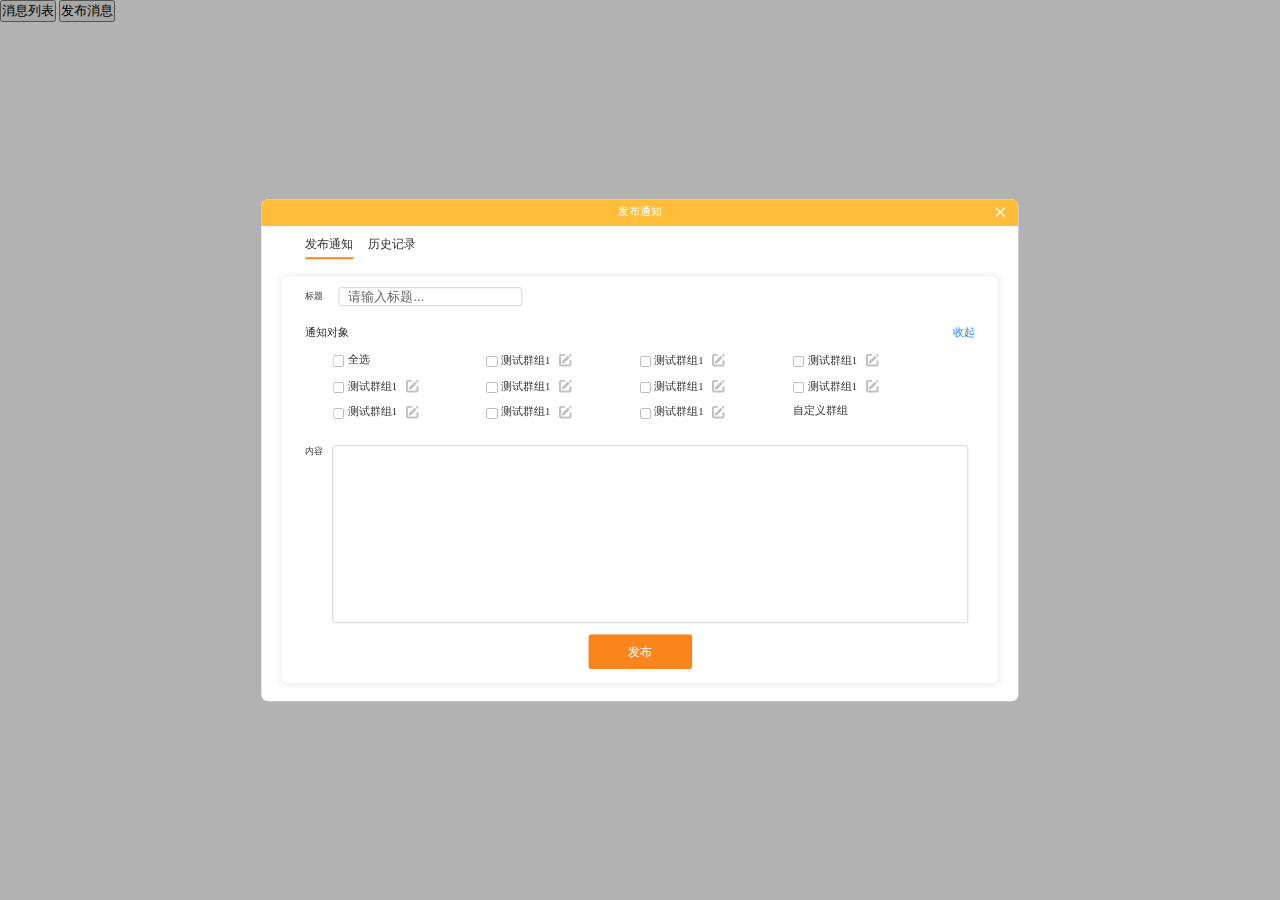
<file: pc版校端  可发布 可查看/index.html>
<!doctype html>
<html lang="zh_CN">

<head>
	<meta charset="UTF-8">
	<meta http-equiv="X-UA-Compatible" content="ie=edge">
	<!--禁止移动端缩放-->
	<meta name="viewport"
	      content="width=device-width, user-scalable=0, initial-scale=1.0,maximum-scale=1.0,minimum-scale=1.0">
	<!--优先使用webkit内核渲染-->
	<meta name="renderer" content="webkit|ie-comp|ie-stand">
	<script src="https://cdn.bootcdn.net/ajax/libs/jquery/1.11.0/jquery.js"></script>
	<script src="./assets/js/index.js"></script>
	<script src="./assets/js/1920screen_self-adaption.js"></script>
	<link rel="stylesheet" href="./assets/scss/common-notice-style.css"/>
	<link rel="stylesheet" href="./assets/scss/switch.css"/>
	<link rel="stylesheet" href="./assets/scss/pagination.css"/>
	<link rel="stylesheet" href="./assets/scss/index.css"/>
	<link rel="stylesheet" href="./assets/scss/checkbox.css"/>
	<title>校端</title>

</head>

<body>
<button class="test">消息列表</button>
<button class="test1">发布消息</button>

<!--查看历史-->
<div class="common-primary-mask notice-list-box">
	<div class="common-container">
		<div class="container-header">
			<span class="header-title-txt">消息</span>
			<i class="x-close-btn">
				<svg xmlns="http://www.w3.org/2000/svg" width="20" height="20" viewBox="0 0 24 24" fill="none"
				     stroke="currentColor" stroke-width="2" stroke-linecap="round" stroke-linejoin="round"
				     class="feather feather-x">
					<line x1="18" y1="6" x2="6" y2="18"></line>
					<line x1="6" y1="6" x2="18" y2="18"></line>
				</svg>
			</i>
		</div>
		<div class="container-body">
			<div class="common-category">
				<div class="left-box">
					<span class="category-item active-category">全部信息</span>
					<span class="category-item">教育局消息</span>
				</div>
				<div class="right-box">
					<label onclick="switchClick(this)" class="x-switch" data-value="true"></label>
					<span class="unread-message-only">仅未读消息</span>
					<span class="set-all-read">全部设为已读</span>
				</div>
			</div>
			<div class="body-content">
				<div class="common-list">
					<div class="common-u-list">
						<div class="u-item">
							<i class="have-read-dot"></i>
							<div class="item-title">
								消息内容消息内容消息内容消息内容消息内容消息内容消息内容消息内容消息内容消息内容消息内容消息内容消息内容消息内容消息内容消息内容消息内容消息内容消息内容消息内容消息内容消息内容消息内容消息内容消息内容消息内容消息内容消息内容消息内容消息内容消息内容消息内容
							</div>
							<div class="item-datetime">2021.11.12 10:59:59</div>
							<div class="item-controller">
								<span class="controller-item notice-check-btn">查看</span>
								<div class="controller-item controller-item-more">
									<span>更多</span>
									<div class="more-control">
										<div class="more-ctrl-item set-as-read">设为已读</div>
										<div class="more-ctrl-item delete-notice">删除</div>
									</div>
								</div>
							</div>
						</div>
						
						<div class="u-item">
							<i class="have-read-dot"></i>
							<div class="item-title">
								消息内容消息内容消息内容消息内容消息内容消息内容消息内容消息内容消息内容消息内容消息内容消息内容消息内容消息内容消息内容消息内容消息内容消息内容消息内容消息内容消息内容消息内容消息内容消息内容消息内容消息内容消息内容消息内容消息内容消息内容消息内容消息内容
							</div>
							<div class="item-datetime">2021.11.12 10:59:59</div>
							<div class="item-controller">
								<span class="controller-item notice-check-btn">查看</span>
								<div class="controller-item controller-item-more">
									<span>更多</span>
									<div class="more-control">
										<div class="more-ctrl-item set-as-read">设为已读</div>
										<div class="more-ctrl-item delete-notice">删除</div>
									</div>
								</div>
							</div>
						</div>
						
						<div class="u-item">
							<i class="have-read-dot"></i>
							<div class="item-title">
								消息内容消息内容消息内容消息内容消息内容消息内容消息内容消息内容消息内容消息内容消息内容消息内容消息内容消息内容消息内容消息内容消息内容消息内容消息内容消息内容消息内容消息内容消息内容消息内容消息内容消息内容消息内容消息内容消息内容消息内容消息内容消息内容
							</div>
							<div class="item-datetime">2021.11.12 10:59:59</div>
							<div class="item-controller">
								<span class="controller-item notice-check-btn">查看</span>
								<div class="controller-item controller-item-more">
									<span>更多</span>
									<div class="more-control">
										<div class="more-ctrl-item set-as-read">设为已读</div>
										<div class="more-ctrl-item delete-notice">删除</div>
									</div>
								</div>
							</div>
						</div>
					</div>
					<div class="pagination-wrapper">
						<div class="m-pagination" data-pageTotal="12" data-pageIndex="1" data-pageSize="10"></div>
					</div>
				</div>
			</div>
		</div>
	</div>
</div>
<!--发布、发布历史-->
<div class="common-primary-mask notice-publish-box">
	<div class="common-container">
		<div class="container-header">
			<span class="header-title-txt">发布通知</span>
			<i class="x-close-btn">
				<svg xmlns="http://www.w3.org/2000/svg" width="20" height="20" viewBox="0 0 24 24" fill="none"
				     stroke="currentColor" stroke-width="2" stroke-linecap="round" stroke-linejoin="round"
				     class="feather feather-x">
					<line x1="18" y1="6" x2="6" y2="18"></line>
					<line x1="6" y1="6" x2="18" y2="18"></line>
				</svg>
			</i>
		</div>
		<div class="container-body">
			<div class="common-category">
				<div class="left-box">
					<span class="category-item active-category">发布通知</span>
					<span class="category-item">历史记录</span>
				</div>
			</div>
			<div class="body-content">
				<div class="publish-box">
					<div class="publish-title">
						<span class="publish-title-txt">标题</span>
						<input class=" publish-title-ipt" type="text" placeholder="请输入标题...">
					</div>
					<div class="notification-group">
						<div class="notification-group-title">通知对象</div>
						<div class="notification-group-wrapper">
							<div class="group-item">
								<input class="group-item-checkbox group-item-check-all" type="checkbox" name="">
								<span class="group-item-txt">全选</span>
							</div>
							<div class="group-item">
								<input class="group-item-checkbox group-item-check-ipt" type="checkbox" name="">
								<span class="group-item-txt">测试群组1</span>
								<div class="editor-icon">
									<img src="./assets/images/edit-icon.png" alt="">
								</div>
							</div>
							<div class="group-item">
								<input class="group-item-checkbox group-item-check-ipt" type="checkbox" name="">
								<span class="group-item-txt">测试群组1</span>
								<div class="editor-icon">
									<img src="./assets/images/edit-icon.png" alt="">
								</div>
							</div>
							<div class="group-item">
								<input class="group-item-checkbox group-item-check-ipt" type="checkbox" name="">
								<span class="group-item-txt">测试群组1</span>
								<div class="editor-icon">
									<img src="./assets/images/edit-icon.png" alt="">
								</div>
							</div>
							<div class="group-item">
								<input class="group-item-checkbox group-item-check-ipt" type="checkbox" name="">
								<span class="group-item-txt">测试群组1</span>
								<div class="editor-icon">
									<img src="./assets/images/edit-icon.png" alt="">
								</div>
							</div>
							<div class="group-item">
								<input class="group-item-checkbox group-item-check-ipt" type="checkbox" name="">
								<span class="group-item-txt">测试群组1</span>
								<div class="editor-icon">
									<img src="./assets/images/edit-icon.png" alt="">
								</div>
							</div>
							<div class="group-item">
								<input class="group-item-checkbox group-item-check-ipt" type="checkbox" name="">
								<span class="group-item-txt">测试群组1</span>
								<div class="editor-icon">
									<img src="./assets/images/edit-icon.png" alt="">
								</div>
							</div>
							<div class="group-item">
								<input class="group-item-checkbox group-item-check-ipt" type="checkbox" name="">
								<span class="group-item-txt">测试群组1</span>
								<div class="editor-icon">
									<img src="./assets/images/edit-icon.png" alt="">
								</div>
							</div>
							<div class="group-item">
								<input class="group-item-checkbox group-item-check-ipt" type="checkbox" name="">
								<span class="group-item-txt">测试群组1</span>
								<div class="editor-icon">
									<img src="./assets/images/edit-icon.png" alt="">
								</div>
							</div>
							<div class="group-item">
								<input class="group-item-checkbox group-item-check-ipt" type="checkbox" name="">
								<span class="group-item-txt">测试群组1</span>
								<div class="editor-icon">
									<img src="./assets/images/edit-icon.png" alt="">
								</div>
							</div>
							<div class="group-item">
								<input class="group-item-checkbox group-item-check-ipt" type="checkbox" name="">
								<span class="group-item-txt">测试群组1</span>
								<div class="editor-icon">
									<img src="./assets/images/edit-icon.png" alt="">
								</div>
							</div>
							<div class="group-item add-custom-group">
								<span class="group-item-txt">自定义群组</span>
							</div>
						
						</div>
						<div class="toggle-unfold">收起</div>
					</div>
					<div class="publish-content-wrapper">
						<div class="publish-content-txt">内容</div>
						<textarea name="" id="" cols="30" rows="10" class="publish-content-ipt"></textarea>
					</div>
					<div class="publish-btn-wrapper">
						<button class="button primary-btn publish-btn">
							<span>发布</span>
						</button>
					</div>
				</div>
				<div class="common-list">
					<div class="common-u-list">
						<div class="u-item">
							<div class="item-title">
								消息内容消息内容消息内容消息内容消息内容消息内容消息内容消息内容消息内容消息内容消息内容消息内容消息内容消息内容消息内容消息内容消息内容消息内容消息内容消息内容消息内容消息内容消息内容消息内容消息内容消息内容消息内容消息内容消息内容消息内容消息内容消息内容
							</div>
							<div class="item-datetime">2021.11.12 10:59:59</div>
							<div class="item-controller">
								<span class="controller-item notice-check-btn">查看</span>
								<div class="controller-item controller-item-more delete-publish-history">
									<svg xmlns="http://www.w3.org/2000/svg" width="24" height="24" viewBox="0 0 24 24"
									     fill="none" stroke="currentColor" stroke-width="2" stroke-linecap="round"
									     stroke-linejoin="round" class="feather feather-trash-2">
										<polyline points="3 6 5 6 21 6"></polyline>
										<path d="M19 6v14a2 2 0 0 1-2 2H7a2 2 0 0 1-2-2V6m3 0V4a2 2 0 0 1 2-2h4a2 2 0 0 1 2 2v2"></path>
										<line x1="10" y1="11" x2="10" y2="17"></line>
										<line x1="14" y1="11" x2="14" y2="17"></line>
									</svg>
								</div>
							</div>
						</div>
						<div class="u-item">
							<div class="item-title">
								消息内容消息内容消息内容消息内容消息内容消息内容消息内容消息内容消息内容消息内容消息内容消息内容消息内容消息内容消息内容消息内容消息内容消息内容消息内容消息内容消息内容消息内容消息内容消息内容消息内容消息内容消息内容消息内容消息内容消息内容消息内容消息内容
							</div>
							<div class="item-datetime">2021.11.12 10:59:59</div>
							<div class="item-controller">
								<span class="controller-item notice-check-btn">查看</span>
								<div class="controller-item controller-item-more delete-publish-history">
									<svg xmlns="http://www.w3.org/2000/svg" width="24" height="24" viewBox="0 0 24 24"
									     fill="none" stroke="currentColor" stroke-width="2" stroke-linecap="round"
									     stroke-linejoin="round" class="feather feather-trash-2">
										<polyline points="3 6 5 6 21 6"></polyline>
										<path d="M19 6v14a2 2 0 0 1-2 2H7a2 2 0 0 1-2-2V6m3 0V4a2 2 0 0 1 2-2h4a2 2 0 0 1 2 2v2"></path>
										<line x1="10" y1="11" x2="10" y2="17"></line>
										<line x1="14" y1="11" x2="14" y2="17"></line>
									</svg>
								</div>
							</div>
						</div>
						<div class="u-item">
							<div class="item-title">
								消息内容消息内容消息内容消息内容消息内容消息内容消息内容消息内容消息内容消息内容消息内容消息内容消息内容消息内容消息内容消息内容消息内容消息内容消息内容消息内容消息内容消息内容消息内容消息内容消息内容消息内容消息内容消息内容消息内容消息内容消息内容消息内容
							</div>
							<div class="item-datetime">2021.11.12 10:59:59</div>
							<div class="item-controller">
								<span class="controller-item notice-check-btn">查看</span>
								<div class="controller-item controller-item-more delete-publish-history">
									<svg xmlns="http://www.w3.org/2000/svg" width="24" height="24" viewBox="0 0 24 24"
									     fill="none" stroke="currentColor" stroke-width="2" stroke-linecap="round"
									     stroke-linejoin="round" class="feather feather-trash-2">
										<polyline points="3 6 5 6 21 6"></polyline>
										<path d="M19 6v14a2 2 0 0 1-2 2H7a2 2 0 0 1-2-2V6m3 0V4a2 2 0 0 1 2-2h4a2 2 0 0 1 2 2v2"></path>
										<line x1="10" y1="11" x2="10" y2="17"></line>
										<line x1="14" y1="11" x2="14" y2="17"></line>
									</svg>
								</div>
							</div>
						</div>
					</div>
					<div class="pagination-wrapper">
						<div class="m-pagination" data-pageTotal="15" data-pageIndex="1" data-pageSize="10"></div>
					</div>
				</div>
			</div>
		</div>
	</div>
</div>
<!--通知详情-->
<div class="common-primary-mask notice-detail-box">
	<div class="common-container">
		<div class="container-header">
			<span class="header-title-txt">消息</span>
			<i class="x-close-btn">
				<svg xmlns="http://www.w3.org/2000/svg" width="20" height="20" viewBox="0 0 24 24" fill="none"
				     stroke="currentColor" stroke-width="2" stroke-linecap="round" stroke-linejoin="round"
				     class="feather feather-x">
					<line x1="18" y1="6" x2="6" y2="18"></line>
					<line x1="6" y1="6" x2="18" y2="18"></line>
				</svg>
			</i>
		</div>
		<div class="container-body">
			<div class="detail-container">
				<div class="content-wrapper">
					<p class="notice-detail-item notice-detail-title">通知标题</p>
					<p class="notice-detail-item notice-detail-datetime">通知时间：2021.11.23 23:59:59</p>
					<p class="notice-detail-item notice-detail-department">通知单位：沃科教育局</p>
					<div class="notice-content-detail">
						123123
					</div>
				</div>
			</div>
		</div>
	</div>
</div>

<div class="tips-tool-box-wrapper">
	<div class="tips-tool-box">
		<div class="tips-tool-box-header">
			自定义学校群组
			<i class="tips-tool-box-close">
				<svg xmlns="http://www.w3.org/2000/svg" width="24" height="24" viewBox="0 0 24 24" fill="none"
				     stroke="currentColor" stroke-width="2" stroke-linecap="round" stroke-linejoin="round"
				     class="feather feather-x">
					<line x1="18" y1="6" x2="6" y2="18"></line>
					<line x1="6" y1="6" x2="18" y2="18"></line>
				</svg>
			</i>
		</div>
		<div class="tips-tool-body">
			<p class="custom-group-name">
				<span>群组名</span>
				<input type="text" class="custom-group-name-ipt" placeholder="请输入自定义群组名称">
			</p>
			<div class="custom-group-wrapper">
				<p class="custom-group-wrapper-title">选择对象</p>
				<div class="custom-group-list">
					<div class="custom-group-item" title="中国人民解放军战略支援部队信息工程大学">
						<input type="checkbox" name="" class="custom-group-item-ipt">
						<span class="custom-group-item-txt">中国人民解放军战略支援部队信息工程大学</span>
					</div>
					<div class="custom-group-item" title="中国人民解放军战略支援部队信息工程大学">
						<input type="checkbox" name="" class="custom-group-item-ipt">
						<span class="custom-group-item-txt">中国人民解放军战略支援部队信息工程大学</span>
					</div>
					<div class="custom-group-item" title="中国人民解放军战略支援部队信息工程大学">
						<input type="checkbox" name="" class="custom-group-item-ipt">
						<span class="custom-group-item-txt">中国人民解放军战略支援部队信息工程大学</span>
					</div>
					<div class="custom-group-item" title="中国人民解放军战略支援部队信息工程大学">
						<input type="checkbox" name="" class="custom-group-item-ipt">
						<span class="custom-group-item-txt">中国人民解放军战略支援部队信息工程大学</span>
					</div>
					<div class="custom-group-item" title="中国人民解放军战略支援部队信息工程大学">
						<input type="checkbox" name="" class="custom-group-item-ipt">
						<span class="custom-group-item-txt">中国人民解放军战略支援部队信息工程大学</span>
					</div>
					<div class="custom-group-item" title="中国人民解放军战略支援部队信息工程大学">
						<input type="checkbox" name="" class="custom-group-item-ipt">
						<span class="custom-group-item-txt">中国人民解放军战略支援部队信息工程大学</span>
					</div>
					<div class="custom-group-item" title="中国人民解放军战略支援部队信息工程大学">
						<input type="checkbox" name="" class="custom-group-item-ipt">
						<span class="custom-group-item-txt">中国人民解放军战略支援部队信息工程大学</span>
					</div>
					<div class="custom-group-item" title="中国人民解放军战略支援部队信息工程大学">
						<input type="checkbox" name="" class="custom-group-item-ipt">
						<span class="custom-group-item-txt">中国人民解放军战略支援部队信息工程大学</span>
					</div>
					<div class="custom-group-item" title="中国人民解放军战略支援部队信息工程大学">
						<input type="checkbox" name="" class="custom-group-item-ipt">
						<span class="custom-group-item-txt">中国人民解放军战略支援部队信息工程大学</span>
					</div>
					<div class="custom-group-item" title="中国人民解放军战略支援部队信息工程大学">
						<input type="checkbox" name="" class="custom-group-item-ipt">
						<span class="custom-group-item-txt">中国人民解放军战略支援部队信息工程大学</span>
					</div>
				</div>
			</div>
			<div class="button-wrapper">
				<button class="button primary-btn-min custom-check-btn">确认</button>
			</div>
		</div>
	</div>
</div>
</body>
</html>
</file>
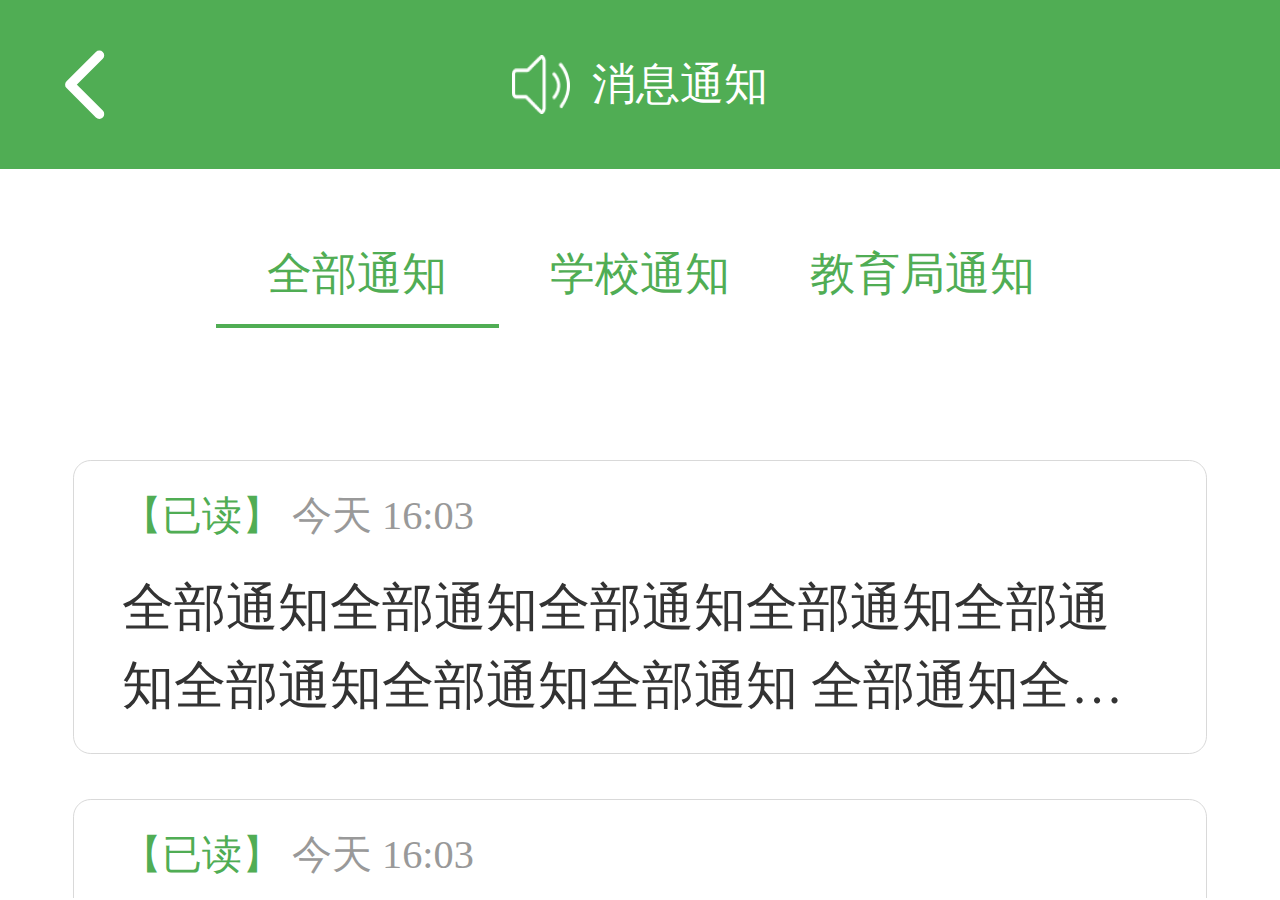
<file: 小程序-通知列表/index.html>
<!doctype html>
<html lang="zh_CN">
<head>
	<meta charset="UTF-8">
	<meta http-equiv="X-UA-Compatible" content="ie=edge">
	<!--禁止移动端缩放-->
	<meta name="viewport"
	      content="width=device-width, user-scalable=0, initial-scale=1.0,maximum-scale=1.0,minimum-scale=1.0">
	<!--优先使用webkit内核渲染-->
	<meta name="renderer" content="webkit|ie-comp|ie-stand">
	
	<script src="https://cdn.bootcdn.net/ajax/libs/jquery/1.11.0/jquery.js"></script>
	<script src="./assets/js/index.js"></script>
	<script src="./assets/js/1920screen_self-adaption.js"></script>
	
	<link rel="stylesheet" href="./assets/scss/index.css"/>
	<title>小程序端</title>
</head>
<body>
<div id="app">
	<header class="top-bar">
		<div class="top-bar-left">
			<svg xmlns="http://www.w3.org/2000/svg" width="24" height="24" viewBox="0 0 24 24" fill="none"
			     stroke="currentColor" stroke-width="2" stroke-linecap="round" stroke-linejoin="round"
			     class="feather feather-chevron-left">
				<polyline points="15 18 9 12 15 6"></polyline>
			</svg>
		</div>
		<div class="top-bar-center">
			<div class="content">
				<div class="top-bar-img">
					<img src="./assets/images/WeChat_Notice_icon.png" alt="">
				</div>
				<span class="top-bar-title">消息通知</span>
			</div>
		</div>
		<div class="top-bar-right"></div>
	</header>
	<div class="container">
		<nav class="notice-type-nav">
			<div class="nav-item active-nav">全部通知</div>
			<div class="nav-item">学校通知</div>
			<div class="nav-item">教育局通知</div>
		</nav>
		<div class="notice-container">
			<ul class="notice-wrapper">
				<li class="notice-item">
					<p class="notice-header">
						<span class="read-status have-read">【已读】</span>
						<span>今天 16:03</span>
					</p>
					<div class="notice-body">全部通知全部通知全部通知全部通知全部通知全部通知全部通知全部通知
						全部通知全部通知全部通知全部通知全部通知全部通知全部通知全部通知全部通知全部通知全部通知全部通知全部通知全部通知全部通知全部通知全部通知全部通知全部通知全部通知.....
					</div>
				</li>
				<li class="notice-item">
					<p class="notice-header">
						<span class="read-status have-read">【已读】</span>
						<span>今天 16:03</span>
					</p>
					<div class="notice-body">全部通知全部通知全部通知全部通知全部通知全部通知全部通知全部通知
						全部通知全部通知全部通知全部通知全部通知全部通知全部通知全部通知全部通知全部通知全部通知全部通知全部通知全部通知全部通知全部通知全部通知全部通知全部通知全部通知.....
					</div>
				</li>
				<li class="notice-item">
					<p class="notice-header">
						<span class="read-status have-read">【已读】</span>
						<span>今天 16:03</span>
					</p>
					<div class="notice-body">全部通知全部通知全部通知全部通知全部通知全部通知全部通知全部通知
						全部通知全部通知全部通知全部通知全部通知全部通知全部通知全部通知全部通知全部通知全部通知全部通知全部通知全部通知全部通知全部通知全部通知全部通知全部通知全部通知.....
					</div>
				</li>
				<li class="notice-item">
					<p class="notice-header">
						<span class="read-status have-read">【已读】</span>
						<span>今天 16:03</span>
					</p>
					<div class="notice-body">全部通知全部通知全部通知全部通知全部通知全部通知全部通知全部通知
						全部通知全部通知全部通知全部通知全部通知全部通知全部通知全部通知全部通知全部通知全部通知全部通知全部通知全部通知全部通知全部通知全部通知全部通知全部通知全部通知.....
					</div>
				</li>
				<li class="notice-item">
					<p class="notice-header">
						<span class="read-status have-read">【已读】</span>
						<span>今天 16:03</span>
					</p>
					<div class="notice-body">全部通知全部通知全部通知全部通知全部通知全部通知全部通知全部通知
						全部通知全部通知全部通知全部通知全部通知全部通知全部通知全部通知全部通知全部通知全部通知全部通知全部通知全部通知全部通知全部通知全部通知全部通知全部通知全部通知.....
					</div>
				</li>
				<li class="notice-item">
					<p class="notice-header">
						<span class="read-status have-read">【已读】</span>
						<span>今天 16:03</span>
					</p>
					<div class="notice-body">全部通知全部通知全部通知全部通知全部通知全部通知全部通知全部通知
						全部通知全部通知全部通知全部通知全部通知全部通知全部通知全部通知全部通知全部通知全部通知全部通知全部通知全部通知全部通知全部通知全部通知全部通知全部通知全部通知.....
					</div>
				</li>
				<li class="notice-item">
					<p class="notice-header">
						<span class="read-status have-read">【已读】</span>
						<span>今天 16:03</span>
					</p>
					<div class="notice-body">全部通知全部通知全部通知全部通知全部通知全部通知全部通知全部通知
						全部通知全部通知全部通知全部通知全部通知全部通知全部通知全部通知全部通知全部通知全部通知全部通知全部通知全部通知全部通知全部通知全部通知全部通知全部通知全部通知.....
					</div>
				</li>
				<li class="notice-item">
					<p class="notice-header">
						<span class="read-status have-read">【已读】</span>
						<span>今天 16:03</span>
					</p>
					<div class="notice-body">全部通知全部通知全部通知全部通知全部通知全部通知全部通知全部通知
						全部通知全部通知全部通知全部通知全部通知全部通知全部通知全部通知全部通知全部通知全部通知全部通知全部通知全部通知全部通知全部通知全部通知全部通知全部通知全部通知.....
					</div>
				</li>
				<li class="notice-item">
					<p class="notice-header">
						<span class="read-status have-read">【已读】</span>
						<span>今天 16:03</span>
					</p>
					<div class="notice-body">全部通知全部通知全部通知全部通知全部通知全部通知全部通知全部通知
						全部通知全部通知全部通知全部通知全部通知全部通知全部通知全部通知全部通知全部通知全部通知全部通知全部通知全部通知全部通知全部通知全部通知全部通知全部通知全部通知.....
					</div>
				</li>
				<li class="notice-item">
					<p class="notice-header">
						<span class="read-status have-read">【已读】</span>
						<span>今天 16:03</span>
					</p>
					<div class="notice-body">全部通知全部通知全部通知全部通知全部通知全部通知全部通知全部通知
						全部通知全部通知全部通知全部通知全部通知全部通知全部通知全部通知全部通知全部通知全部通知全部通知全部通知全部通知全部通知全部通知全部通知全部通知全部通知全部通知.....
					</div>
				</li>
				<li class="notice-item">
					<p class="notice-header">
						<span class="read-status have-read">【已读】</span>
						<span>今天 16:03</span>
					</p>
					<div class="notice-body">全部通知全部通知全部通知全部通知全部通知全部通知全部通知全部通知
						全部通知全部通知全部通知全部通知全部通知全部通知全部通知全部通知全部通知全部通知全部通知全部通知全部通知全部通知全部通知全部通知全部通知全部通知全部通知全部通知.....
					</div>
				</li>
			</ul>
		</div>
	</div>
</div>
</body>
</html>
</file>
<file: pc版校端  可发布 可查看/assets/scss/common-notice-style.css>
* {
  margin: 0;
  padding: 0;
  box-sizing: border-box;
  vertical-align: middle; }

body {
  font-size: 0.16rem;
  color: #333; }

.common-primary-mask {
  position: fixed;
  left: 0;
  top: 0;
  right: 0;
  bottom: 0;
  background-color: rgba(0, 0, 0, 0.3); }
  .common-primary-mask .common-container {
    display: flex;
    flex-direction: column;
    position: absolute;
    left: 50%;
    top: 50%;
    transform: translate(-50%, -50%);
    width: 11.36rem;
    font-size: 0.16rem;
    background-color: #fff;
    border-radius: 0.1rem;
    overflow: hidden; }
    .common-primary-mask .common-container .container-header {
      display: flex;
      position: relative;
      justify-content: center;
      align-items: center;
      height: 0.4rem;
      color: #fff;
      background-color: #ffbd39;
      text-align: center; }
      .common-primary-mask .common-container .container-header .x-close-btn {
        position: absolute;
        top: 50%;
        transform: translateY(-50%);
        right: 0.15rem;
        cursor: pointer; }
        .common-primary-mask .common-container .container-header .x-close-btn svg {
          width: 0.24rem;
          height: 0.24rem;
          min-height: 0.12rem;
          min-width: 0.12rem; }
    .common-primary-mask .common-container .container-body {
      flex: 1;
      display: flex;
      flex-direction: column;
      padding: 0.15rem 0.3rem 0.26rem 0.3rem; }
      .common-primary-mask .common-container .container-body .common-category {
        display: flex;
        justify-content: space-between;
        height: 0.6rem;
        user-select: none; }
        .common-primary-mask .common-container .container-body .common-category .left-box {
          margin-left: 0.18rem;
          font-size: 0.18rem; }
          .common-primary-mask .common-container .container-body .common-category .left-box .category-item {
            padding-bottom: 0.09rem;
            border-bottom: 2px solid transparent;
            cursor: pointer; }
            .common-primary-mask .common-container .container-body .common-category .left-box .category-item:nth-child(n + 1) {
              margin-left: 0.18rem; }
          .common-primary-mask .common-container .container-body .common-category .left-box .active-category {
            border-bottom: 2px solid #fa851c; }
        .common-primary-mask .common-container .container-body .common-category .right-box {
          display: flex;
          align-items: center; }
          .common-primary-mask .common-container .container-body .common-category .right-box .unread-message-only {
            margin-left: 0.07rem;
            cursor: pointer; }
          .common-primary-mask .common-container .container-body .common-category .right-box .set-all-read {
            margin-left: 0.25rem;
            cursor: pointer;
            color: #FA851C; }
      .common-primary-mask .common-container .container-body .body-content {
        flex: 1;
        display: flex;
        flex-direction: column;
        box-shadow: 0 0rem 0.1rem rgba(122, 127, 135, 0.2);
        border-radius: 0.1rem; }

.common-no-notice {
  text-align: center;
  color: #999; }

/*# sourceMappingURL=common-notice-style.css.map */
</file>
<file: pc版校端  可发布 可查看/assets/scss/switch.css>
.x-switch {
  position: relative;
  display: flex;
  align-items: center;
  width: 0.4rem;
  height: 0.2rem;
  border-radius: 0.1rem;
  overflow: hidden;
  cursor: pointer; }
  .x-switch .x-switch-core {
    position: relative;
    width: 0.4rem;
    height: 0.2rem;
    background-color: #fff;
    transition: background-color 0.2s linear;
    border: 0.01rem solid #dbdbdb;
    border-radius: 0.1rem; }
    .x-switch .x-switch-core .x-switch-button {
      position: absolute;
      top: 50%;
      left: 0.02rem;
      transform: translate(0%, -50%);
      width: 0.16rem;
      height: 0.16rem;
      background-color: #b2b2b2;
      border-radius: 0.1rem;
      transition: left .2s linear; }
  .x-switch .is-check {
    background-color: #ffbd39;
    transition: all 0.3s ease;
    border-color: #ffbd39; }
    .x-switch .is-check .x-switch-button {
      left: 0.2rem;
      transform: translate(0%, -50%);
      background-color: #fff; }

/*# sourceMappingURL=switch.css.map */
</file>
<file: pc版校端  可发布 可查看/assets/scss/pagination.css>
* {
  margin: 0;
  padding: 0;
  box-sizing: border-box; }

.m-pagination {
  display: flex;
  justify-content: center;
  align-items: center;
  font-size: 0.14rem;
  user-select: none; }
  .m-pagination .m-p-ipt {
    padding: 0.08rem 0.06rem;
    width: 0.42rem;
    height: 0.28rem;
    color: #B2B2B2;
    border: 0.01rem solid #D5D5D5;
    border-radius: 0.04rem;
    font-size: 0.12rem;
    outline: none; }
    .m-pagination .m-p-ipt::placeholder {
      font-size: 0.12rem; }
  .m-pagination .m-p-go {
    margin-left: 0.09rem;
    color: #2582FC;
    font-size: 0.14rem; }
  .m-pagination .m-p-prev {
    margin-left: 0.4rem; }
  .m-pagination .page-num {
    padding: 0 0.05rem;
    height: 0.20rem;
    min-width: 0.20rem;
    text-align: center;
    font-size: 0.14rem; }
  .m-pagination .current-page {
    background-color: #FA851C;
    border-radius: 0.38rem;
    color: #fff;
    font-size: 0.14rem; }
  .m-pagination .m-pagination-item {
    font-size: 0.14rem;
    margin-left: 0.15rem;
    display: flex;
    justify-content: center;
    align-items: center;
    cursor: pointer; }

/*# sourceMappingURL=pagination.css.map */
</file>
<file: pc版校端  可发布 可查看/assets/scss/index.css>
.notice-list-box, .notice-publish-box {
  display: none; }
  .notice-list-box .common-list .common-u-list, .notice-publish-box .common-list .common-u-list {
    padding: 0.31rem 0.2rem 0 0.2rem;
    flex: 1;
    min-height: 5.2rem; }
    .notice-list-box .common-list .common-u-list .u-item, .notice-publish-box .common-list .common-u-list .u-item {
      margin: 0 0.05rem 0 0.15rem;
      border-bottom: 1px solid #FFD194;
      position: relative;
      display: flex;
      align-items: center;
      color: #6a6a6a;
      font-size: 0.14rem; }
      .notice-list-box .common-list .common-u-list .u-item:nth-child(n+2), .notice-publish-box .common-list .common-u-list .u-item:nth-child(n+2) {
        margin-top: 0.15rem; }
      .notice-list-box .common-list .common-u-list .u-item .have-read-dot, .notice-publish-box .common-list .common-u-list .u-item .have-read-dot {
        display: inline-block;
        position: absolute;
        left: -0.08rem;
        top: 50%;
        transform: translateY(-50%);
        border-radius: 50%;
        width: 7px;
        height: 7px;
        background-color: #fa851c; }
      .notice-list-box .common-list .common-u-list .u-item .item-title, .notice-publish-box .common-list .common-u-list .u-item .item-title {
        flex: 1;
        padding: 0 0.2rem 0 0.04rem;
        overflow: hidden;
        white-space: nowrap;
        text-overflow: ellipsis; }
      .notice-list-box .common-list .common-u-list .u-item .item-datetime, .notice-publish-box .common-list .common-u-list .u-item .item-datetime {
        flex: 1;
        padding: 0 0.2rem 0 0;
        overflow: hidden;
        white-space: nowrap;
        text-overflow: ellipsis; }
      .notice-list-box .common-list .common-u-list .u-item .item-controller, .notice-publish-box .common-list .common-u-list .u-item .item-controller {
        width: max-content;
        color: #2582FC;
        cursor: pointer;
        user-select: none; }
        .notice-list-box .common-list .common-u-list .u-item .item-controller .controller-item, .notice-publish-box .common-list .common-u-list .u-item .item-controller .controller-item {
          display: inline-block;
          margin-left: 0.2rem; }
        .notice-list-box .common-list .common-u-list .u-item .item-controller .controller-item-more, .notice-publish-box .common-list .common-u-list .u-item .item-controller .controller-item-more {
          position: relative;
          padding: 0.07rem 0.07rem; }
          .notice-list-box .common-list .common-u-list .u-item .item-controller .controller-item-more:hover > .more-control, .notice-publish-box .common-list .common-u-list .u-item .item-controller .controller-item-more:hover > .more-control {
            display: block; }
          .notice-list-box .common-list .common-u-list .u-item .item-controller .controller-item-more .more-control, .notice-publish-box .common-list .common-u-list .u-item .item-controller .controller-item-more .more-control {
            display: none;
            position: absolute;
            right: 100%;
            top: -0.07rem;
            z-index: 999;
            padding: 0 0.1rem;
            width: max-content;
            background-color: #fff;
            box-shadow: 0 0 3px rgba(0, 0, 0, 0.16);
            border-radius: 0.05rem; }
            .notice-list-box .common-list .common-u-list .u-item .item-controller .controller-item-more .more-control::after, .notice-publish-box .common-list .common-u-list .u-item .item-controller .controller-item-more .more-control::after {
              position: absolute;
              right: -0.04rem;
              top: 0.17rem;
              content: '';
              width: 0.07rem;
              height: 0.07rem;
              background-color: #fff;
              border-right: 0.01rem solid rgba(0, 0, 0, 0.1);
              border-bottom: 0.01rem solid rgba(0, 0, 0, 0.1);
              transform: rotate(-45deg); }
            .notice-list-box .common-list .common-u-list .u-item .item-controller .controller-item-more .more-control .more-ctrl-item, .notice-publish-box .common-list .common-u-list .u-item .item-controller .controller-item-more .more-control .more-ctrl-item {
              padding: 0.12rem 0.14rem;
              text-align: center;
              color: #6A6A6A; }
              .notice-list-box .common-list .common-u-list .u-item .item-controller .controller-item-more .more-control .more-ctrl-item:hover, .notice-publish-box .common-list .common-u-list .u-item .item-controller .controller-item-more .more-control .more-ctrl-item:hover {
                color: #2582FC; }
              .notice-list-box .common-list .common-u-list .u-item .item-controller .controller-item-more .more-control .more-ctrl-item:nth-child(1), .notice-publish-box .common-list .common-u-list .u-item .item-controller .controller-item-more .more-control .more-ctrl-item:nth-child(1) {
                border-bottom: 1px solid #B2B2B2; }
        .notice-list-box .common-list .common-u-list .u-item .item-controller .delete-publish-history svg, .notice-publish-box .common-list .common-u-list .u-item .item-controller .delete-publish-history svg {
          width: 0.2rem;
          height: 0.2rem;
          color: #EF2533; }
  .notice-list-box .common-list .pagination-wrapper, .notice-publish-box .common-list .pagination-wrapper {
    padding: 0.24rem 0 0.09rem 0; }

.notice-publish-box {
  display: block; }
  .notice-publish-box .publish-box {
    padding: 0.17rem 0.36rem 0.1rem 0.36rem; }
    .notice-publish-box .publish-box .publish-title .publish-title-txt {
      color: #333;
      font-size: 0.14rem; }
    .notice-publish-box .publish-box .publish-title .publish-title-ipt {
      margin-left: 0.18rem;
      padding: 0.06rem 0.14rem;
      width: 2.76rem;
      height: 0.28rem;
      outline: none;
      color: #6A6A6A;
      border: 1px solid #D5D5D5;
      border-radius: 0.04rem; }
      .notice-publish-box .publish-box .publish-title .publish-title-ipt::placeholder {
        color: #6A6A6A; }
    .notice-publish-box .publish-box .notification-group {
      margin-top: 0.3rem;
      position: relative; }
      .notice-publish-box .publish-box .notification-group .notification-group-wrapper {
        margin: 0.2rem 0.42rem 0 0.42rem;
        display: flex;
        flex-wrap: wrap;
        height: 1.08rem;
        overflow: hidden;
        overflow-y: auto; }
        .notice-publish-box .publish-box .notification-group .notification-group-wrapper .group-item {
          flex: 0 0 25%;
          margin-bottom: 0.15rem; }
          .notice-publish-box .publish-box .notification-group .notification-group-wrapper .group-item .group-item-checkbox {
            margin-right: 0.04rem; }
          .notice-publish-box .publish-box .notification-group .notification-group-wrapper .group-item .group-item-txt {
            user-select: none;
            cursor: pointer; }
          .notice-publish-box .publish-box .notification-group .notification-group-wrapper .group-item .editor-icon {
            display: inline-block;
            cursor: pointer;
            padding: 0.02rem 0.09rem; }
      .notice-publish-box .publish-box .notification-group .toggle-unfold {
        position: absolute;
        right: 0;
        top: 0;
        color: #2582FC; }
    .notice-publish-box .publish-box .publish-content-wrapper {
      margin-top: 0.3rem;
      display: flex; }
      .notice-publish-box .publish-box .publish-content-wrapper .publish-content-txt {
        font-size: 0.14rem; }
      .notice-publish-box .publish-box .publish-content-wrapper .publish-content-ipt {
        margin-left: 0.14rem;
        resize: none;
        border-radius: 0.04rem;
        width: 9.54rem;
        height: 2.67rem;
        border: 1px solid #D5D5D5;
        outline: none;
        padding: 0.1rem 0.15rem;
        color: #555;
        line-height: 0.18rem; }
    .notice-publish-box .publish-box .publish-btn-wrapper {
      padding: 0.17rem 0 0.11rem 0;
      display: flex;
      justify-content: center;
      align-items: center; }
  .notice-publish-box .common-list {
    display: none; }

.notice-detail-box {
  display: none; }
  .notice-detail-box .detail-container {
    display: flex;
    flex-direction: column;
    padding: 0.1rem 0.3rem;
    overflow-y: auto;
    height: 6.4rem; }
    .notice-detail-box .detail-container .content-wrapper {
      height: 100%; }
      .notice-detail-box .detail-container .content-wrapper .notice-detail-item {
        height: 0.3rem;
        line-height: .3rem;
        color: #8c8c8c;
        font-size: 0.14rem; }
      .notice-detail-box .detail-container .content-wrapper .notice-detail-title {
        text-align: center;
        font-size: 0.18rem;
        color: #333; }
      .notice-detail-box .detail-container .content-wrapper .notice-content-detail {
        flex: 1;
        padding: 0.1rem 0;
        line-height: 1.5;
        text-indent: 2em; }

.tips-tool-box-wrapper {
  display: none;
  position: fixed;
  left: 0;
  top: 0;
  right: 0;
  bottom: 0;
  font-size: 0.14rem; }
  .tips-tool-box-wrapper .tips-tool-box {
    position: absolute;
    left: 50%;
    top: 50%;
    width: 3.73rem;
    background-color: #fff;
    transform: translate(-50%, -50%);
    border-radius: 0.05rem;
    overflow: hidden;
    box-shadow: 0 0 10px rgba(0, 0, 0, 0.2); }
    .tips-tool-box-wrapper .tips-tool-box .tips-tool-box-header {
      position: relative;
      height: 0.35rem;
      width: 100%;
      background-color: #FFBD39;
      text-align: center;
      line-height: 0.35rem;
      color: #fff; }
      .tips-tool-box-wrapper .tips-tool-box .tips-tool-box-header .tips-tool-box-close {
        position: absolute;
        right: 0.1rem;
        top: 50%;
        transform: translateY(-50%);
        color: #FFFFFF;
        font-style: normal;
        cursor: pointer;
        height: .35rem; }
        .tips-tool-box-wrapper .tips-tool-box .tips-tool-box-header .tips-tool-box-close svg {
          width: 0.20rem;
          height: 0.20rem; }
    .tips-tool-box-wrapper .tips-tool-box .tips-tool-body {
      padding: 0.16rem 0.18rem; }
      .tips-tool-box-wrapper .tips-tool-box .tips-tool-body .custom-group-name .custom-group-name-ipt {
        margin-left: 0.2rem;
        padding: 0.06rem 0.14rem;
        width: 1.93rem;
        height: 0.28rem;
        outline: none;
        color: #6A6A6A;
        border: 0.01rem solid #D5D5D5;
        border-radius: 0.04rem; }
      .tips-tool-box-wrapper .tips-tool-box .tips-tool-body .custom-group-wrapper {
        margin-top: 0.3rem;
        display: flex; }
        .tips-tool-box-wrapper .tips-tool-box .tips-tool-body .custom-group-wrapper .custom-group-wrapper-title {
          width: 0.6rem; }
        .tips-tool-box-wrapper .tips-tool-box .tips-tool-body .custom-group-wrapper .custom-group-list {
          flex: 1;
          display: flex;
          flex-wrap: wrap;
          margin-left: 0.11rem;
          height: 1.3rem;
          overflow-y: auto; }
          .tips-tool-box-wrapper .tips-tool-box .tips-tool-body .custom-group-wrapper .custom-group-list .custom-group-item {
            flex: 50%;
            margin-bottom: 0.16rem;
            padding-right: 0.05rem;
            overflow: hidden;
            white-space: nowrap;
            text-overflow: ellipsis; }
            .tips-tool-box-wrapper .tips-tool-box .tips-tool-body .custom-group-wrapper .custom-group-list .custom-group-item .custom-group-item-txt {
              margin-left: 0.04rem; }
      .tips-tool-box-wrapper .tips-tool-box .tips-tool-body .button-wrapper {
        margin-top: 0.22rem;
        display: flex;
        justify-content: center; }

.button {
  color: #fff;
  background-color: #FA851C;
  border: none;
  cursor: pointer; }

.primary-btn {
  padding: 0.15rem 0.6rem 0.12rem 0.6rem;
  font-size: 0.18rem;
  border-radius: 0.05rem; }

.primary-btn-min {
  width: 1.17rem;
  height: 0.33rem;
  background: #FA851C;
  border-radius: 0.05rem; }

.common-toast-wrapper {
  position: fixed;
  left: 50%;
  top: 70%;
  transform: translateX(-50%);
  z-index: 99999;
  padding: 0.1rem 0.2rem;
  background-color: rgba(0, 0, 0, 0.4);
  border-radius: 0.05rem;
  font-size: 0.25rem;
  color: #fff; }

/*# sourceMappingURL=index.css.map */
</file>
<file: pc版校端  可发布 可查看/assets/scss/checkbox.css>
@charset "UTF-8";
* {
  margin: 0;
  padding: 0;
  box-sizing: border-box; }

input[type="checkbox"] {
  position: relative;
  width: 0.14rem;
  height: 0.14rem;
  -webkit-appearance: none; }

input[type="checkbox"]::before {
  content: "";
  position: absolute;
  left: 0;
  top: 0;
  width: 0.14rem;
  height: 0.14rem;
  background-color: #fff;
  border: 0.01rem solid #bfbfbf;
  border-radius: 0.03rem; }

input[type="checkbox"]:checked:before {
  content: "✔";
  position: absolute;
  left: 0;
  top: 0;
  width: 0.14rem;
  height: 0.14rem;
  line-height: 0.14rem;
  text-align: center;
  color: #fff;
  background-color: #FA851C;
  border: 0.01rem solid #FA851C;
  border-radius: 0.03rem; }

/*# sourceMappingURL=checkbox.css.map */
</file>
<file: 小程序-通知列表/assets/scss/index.css>
@charset "UTF-8";
* {
  margin: 0;
  padding: 0;
  box-sizing: border-box;
  -webkit-tap-hight-color: transparent; }

i {
  font-style: normal; }

ol, ul, li {
  list-style: none; }

#app .top-bar {
  display: flex;
  height: 1.43rem;
  background-color: #50AD54;
  font-size: 0.37rem; }
  #app .top-bar .top-bar-left {
    display: flex;
    justify-content: center;
    align-items: center;
    width: 1.43rem;
    height: 1.43rem; }
    #app .top-bar .top-bar-left svg {
      width: 0.99rem;
      height: 0.99rem;
      color: #fff; }
  #app .top-bar .top-bar-center {
    flex: 1;
    display: flex;
    justify-content: center;
    align-items: center; }
    #app .top-bar .top-bar-center .content {
      display: flex;
      justify-content: center;
      align-items: center; }
      #app .top-bar .top-bar-center .content .top-bar-img {
        display: flex;
        height: 0.5rem;
        width: 0.5rem; }
        #app .top-bar .top-bar-center .content .top-bar-img img {
          width: 100%;
          height: 100%; }
      #app .top-bar .top-bar-center .content .top-bar-title {
        margin-left: 0.18rem;
        color: #fff; }
  #app .top-bar .top-bar-right {
    width: 1.43rem;
    height: 1.43rem;
    display: flex;
    justify-content: center;
    align-items: center;
    color: #ffff; }
#app .container {
  height: calc(100vh - 1.43rem); }
  #app .container .notice-type-nav {
    padding: 0 1.82rem;
    display: flex;
    justify-content: center;
    align-items: center;
    height: 1.8rem;
    color: #50AD54;
    font-size: 0.38rem; }
    #app .container .notice-type-nav .nav-item {
      padding: 0.17rem 0;
      flex: 1;
      text-align: center;
      border-bottom: 0.04rem solid transparent;
      font-weight: 500; }
    #app .container .notice-type-nav .active-nav {
      width: 100%;
      border-bottom: 0.04rem solid #50AD54; }
  #app .container .notice-container {
    padding: 0.42rem 0.22rem;
    height: calc(100% - 1.82rem);
    overflow-y: auto; }
    #app .container .notice-container .notice-wrapper {
      padding: 0.23rem 0.4rem; }
      #app .container .notice-container .notice-wrapper .notice-item {
        padding: 0.23rem 0.4rem;
        margin-bottom: 0.38rem;
        border: 1px solid #D9D9D9;
        border-radius: 0.15rem; }
        #app .container .notice-container .notice-wrapper .notice-item .notice-header {
          color: #999999;
          font-size: 0.34rem; }
          #app .container .notice-container .notice-wrapper .notice-item .notice-header .read-status {
            color: #EC4949; }
          #app .container .notice-container .notice-wrapper .notice-item .notice-header .have-read {
            color: #50AD54; }
        #app .container .notice-container .notice-wrapper .notice-item .notice-body {
          margin-top: 0.22rem;
          color: #333333;
          font-size: 0.44rem;
          line-height: 0.66rem;
          word-break: break-all;
          overflow: hidden;
          display: -webkit-box;
          -webkit-line-clamp: 2;
          -webkit-box-orient: vertical; }

/**
加载动画
 */
.loading-animation {
  position: fixed;
  bottom: 0px;
  display: none;
  justify-content: center;
  align-items: center;
  width: 100%;
  height: 30px;
  background-color: rgba(0, 0, 0, 0.05); }

.loading-animation > img {
  position: absolute;
  left: 50%;
  top: 50%;
  transform: translate(-50%, -50%);
  width: 20px;
  height: 20px; }

.load-ended {
  padding: 0.1rem;
  font-size: 0.2rem;
  color: #999;
  text-align: center; }

.no-data {
  padding: 0.1rem;
  font-size: 0.2rem;
  color: #999;
  text-align: center; }

/*# sourceMappingURL=index.css.map */
</file>
